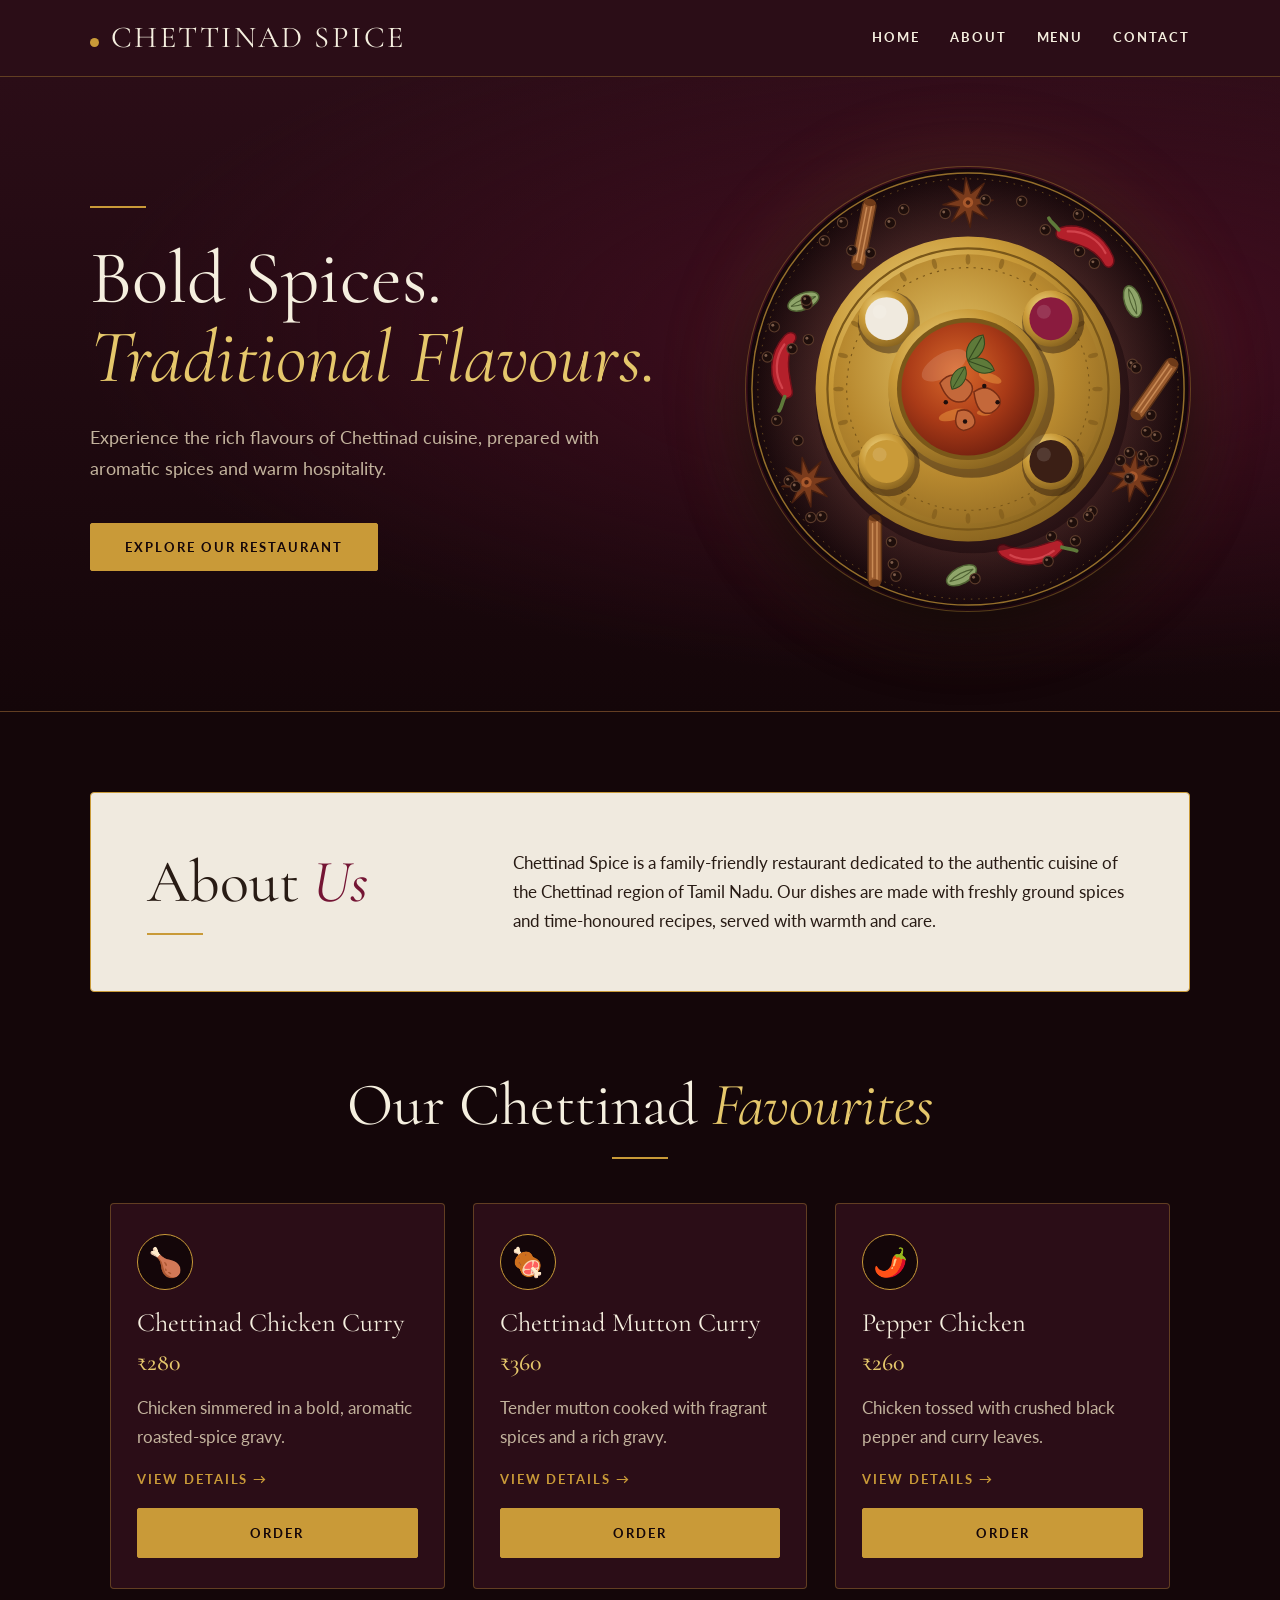
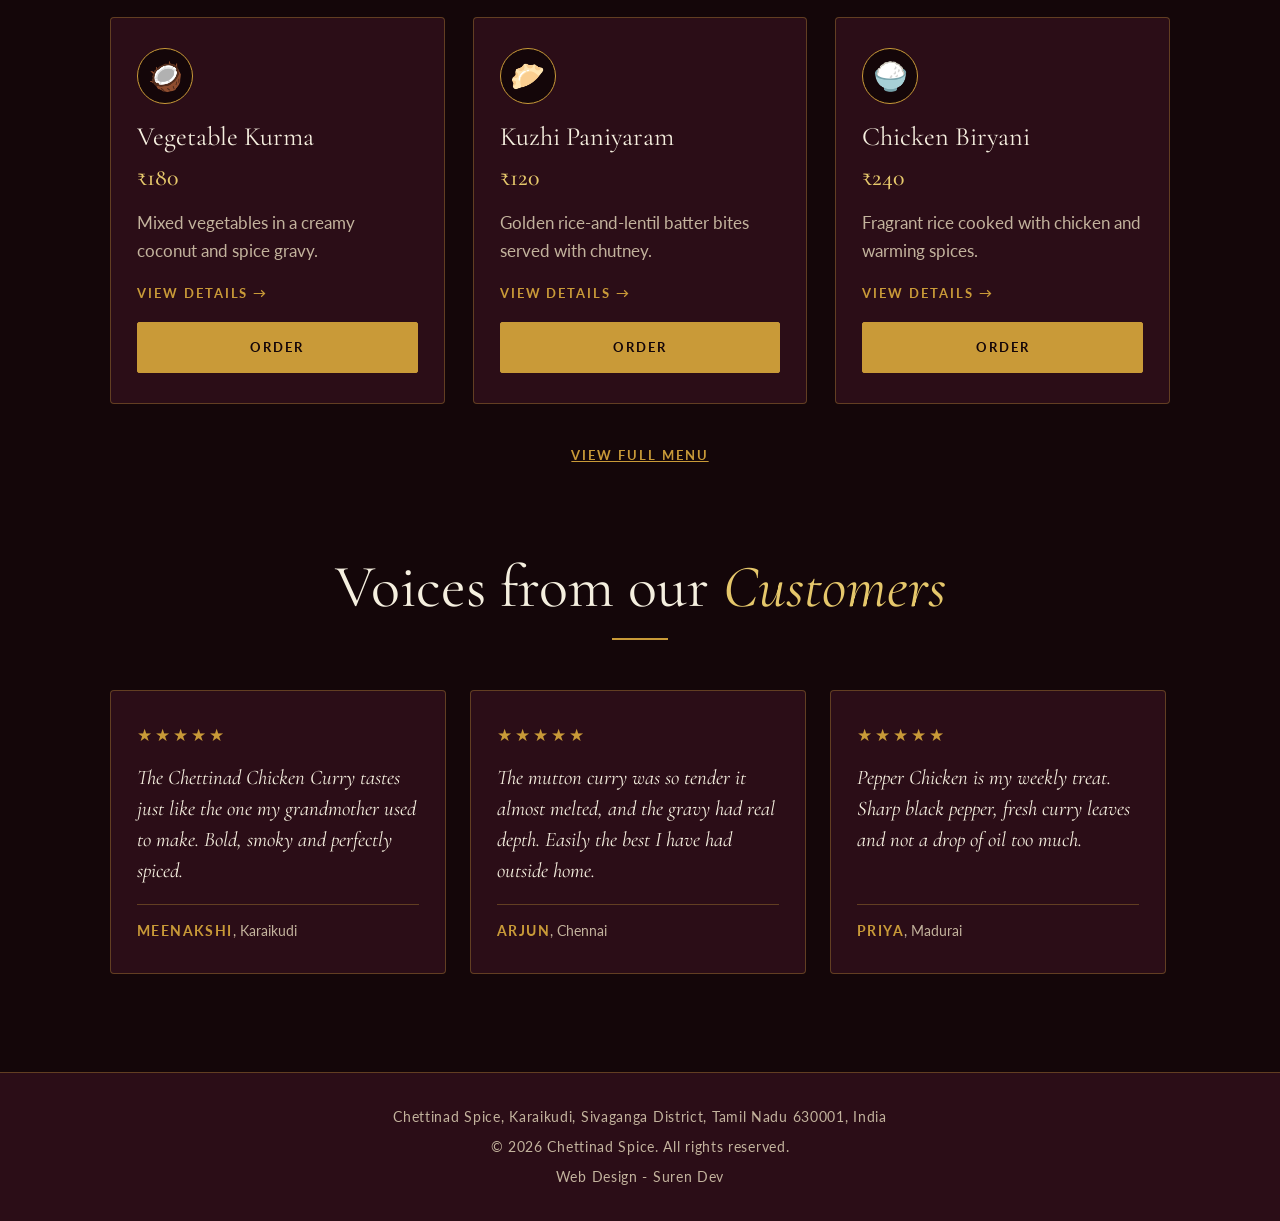
<file: index.html>
<!DOCTYPE html>
<html lang="en">
<head>
  <meta charset="UTF-8">
  <meta name="viewport" content="width=device-width, initial-scale=1.0">
  <title>Chettinad Spice</title>
  <link rel="preconnect" href="https://fonts.googleapis.com">
  <link rel="preconnect" href="https://fonts.gstatic.com" crossorigin>
  <link href="https://fonts.googleapis.com/css2?family=Cormorant+Garamond:ital,wght@0,400;0,500;1,400;1,500&amp;family=Lato:wght@400;700&amp;display=swap" rel="stylesheet">
  <link rel="stylesheet" href="style.css">
</head>
<body>
  <header>
    <h1>Chettinad Spice</h1>
    <nav>
      <a href="#home">Home</a>
      <a href="#about">About</a>
      <a href="menu.html">Menu</a>
      <a href="contact.html">Contact</a>
    </nav>
  </header>

  <main>
    <section id="home">
      <div class="hero-text">
        <h2>Bold Spices. <em>Traditional Flavours.</em></h2>
        <p>Experience the rich flavours of Chettinad cuisine, prepared with aromatic spices and warm hospitality.</p>
        <button id="explore-btn" type="button">Explore Our Restaurant</button>
      </div>
      <img class="hero-image" src="hero.svg" width="600" height="600" alt="A brass thali with a bowl of Chettinad curry, surrounded by whole spices">
    </section>

    <section id="about">
      <h2>About <em>Us</em></h2>
      <p>Chettinad Spice is a family-friendly restaurant dedicated to the authentic cuisine of the Chettinad region of Tamil Nadu. Our dishes are made with freshly ground spices and time-honoured recipes, served with warmth and care.</p>
    </section>

    <section id="menu">
      <h2>Our Chettinad <em>Favourites</em></h2>
      <div class="menu-grid" id="menu-grid"></div>
      <p class="menu-more"><a href="menu.html">View Full Menu</a></p>
    </section>

    <section id="testimonials" aria-labelledby="testimonials-title">
      <h2 id="testimonials-title">Voices from our <em>Customers</em></h2>
      <div class="testimonial-track" id="testimonial-track" role="region" aria-label="Customer testimonials" tabindex="0">
        <figure class="testimonial">
          <div class="stars" role="img" aria-label="5 out of 5 stars">★★★★★</div>
          <blockquote><p>The Chettinad Chicken Curry tastes just like the one my grandmother used to make. Bold, smoky and perfectly spiced.</p></blockquote>
          <figcaption><strong>Meenakshi</strong>, Karaikudi</figcaption>
        </figure>
        <figure class="testimonial">
          <div class="stars" role="img" aria-label="5 out of 5 stars">★★★★★</div>
          <blockquote><p>The mutton curry was so tender it almost melted, and the gravy had real depth. Easily the best I have had outside home.</p></blockquote>
          <figcaption><strong>Arjun</strong>, Chennai</figcaption>
        </figure>
        <figure class="testimonial">
          <div class="stars" role="img" aria-label="5 out of 5 stars">★★★★★</div>
          <blockquote><p>Pepper Chicken is my weekly treat. Sharp black pepper, fresh curry leaves and not a drop of oil too much.</p></blockquote>
          <figcaption><strong>Priya</strong>, Madurai</figcaption>
        </figure>
        <figure class="testimonial">
          <div class="stars" role="img" aria-label="5 out of 5 stars">★★★★★</div>
          <blockquote><p>As a vegetarian I felt completely looked after. The Vegetable Kurma was creamy, gentle and deeply comforting.</p></blockquote>
          <figcaption><strong>Karthik</strong>, Coimbatore</figcaption>
        </figure>
        <figure class="testimonial">
          <div class="stars" role="img" aria-label="5 out of 5 stars">★★★★★</div>
          <blockquote><p>Kuzhi Paniyaram with coconut chutney, crisp outside and soft inside. The children finished the whole plate.</p></blockquote>
          <figcaption><strong>Lakshmi</strong>, Tiruchirappalli</figcaption>
        </figure>
        <figure class="testimonial">
          <div class="stars" role="img" aria-label="5 out of 5 stars">★★★★★</div>
          <blockquote><p>The Chicken Biryani is fragrant and perfectly cooked, and the staff made us feel like family.</p></blockquote>
          <figcaption><strong>Rahul</strong>, Bengaluru</figcaption>
        </figure>
        <figure class="testimonial">
          <div class="stars" role="img" aria-label="5 out of 5 stars">★★★★★</div>
          <blockquote><p>We celebrated a family birthday here. Warm hospitality, honest flavours and food that tasted truly traditional.</p></blockquote>
          <figcaption><strong>Anitha</strong>, Sivaganga</figcaption>
        </figure>
      </div>
    </section>
  </main>

  <footer>
    <address>Chettinad Spice, Karaikudi, Sivaganga District, Tamil Nadu 630001, India</address>
    <p>&copy; 2026 Chettinad Spice. All rights reserved.</p>
    <p>Web Design - Suren Dev</p>
  </footer>

  <script src="menu.js"></script>
  <script src="script.js"></script>
</body>
</html>
</file>
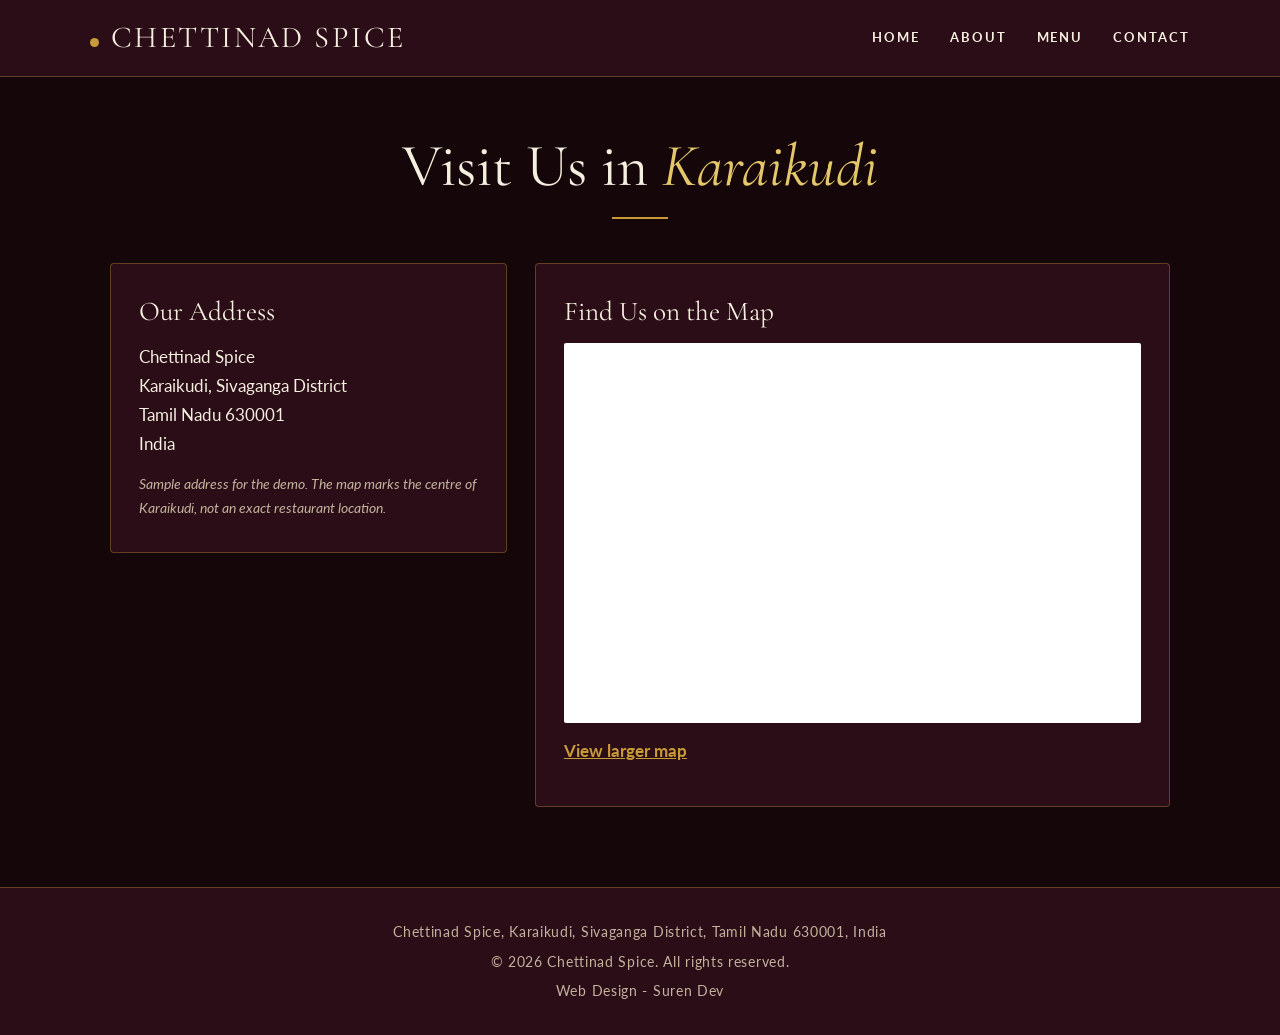
<file: contact.html>
<!DOCTYPE html>
<html lang="en">
<head>
  <meta charset="UTF-8">
  <meta name="viewport" content="width=device-width, initial-scale=1.0">
  <title>Contact | Chettinad Spice</title>
  <link rel="preconnect" href="https://fonts.googleapis.com">
  <link rel="preconnect" href="https://fonts.gstatic.com" crossorigin>
  <link href="https://fonts.googleapis.com/css2?family=Cormorant+Garamond:ital,wght@0,400;0,500;1,400;1,500&amp;family=Lato:wght@400;700&amp;display=swap" rel="stylesheet">
  <link rel="stylesheet" href="style.css">
</head>
<body>
  <header>
    <h1>Chettinad Spice</h1>
    <nav>
      <a href="index.html#home">Home</a>
      <a href="index.html#about">About</a>
      <a href="menu.html">Menu</a>
      <a href="contact.html">Contact</a>
    </nav>
  </header>

  <main>
    <section id="contact">
      <h2>Visit Us in <em>Karaikudi</em></h2>
      <div class="contact-grid">
        <div class="contact-card">
          <h3>Our Address</h3>
          <address>
            Chettinad Spice<br>
            Karaikudi, Sivaganga District<br>
            Tamil Nadu 630001<br>
            India
          </address>
          <p class="contact-note">Sample address for the demo. The map marks the centre of Karaikudi, not an exact restaurant location.</p>
        </div>

        <div class="contact-card">
          <h3>Find Us on the Map</h3>
          <iframe class="map-frame" title="Map of Karaikudi, Tamil Nadu" loading="lazy"
            src="https://www.openstreetmap.org/export/embed.html?bbox=78.74%2C10.04%2C78.82%2C10.10&amp;layer=mapnik&amp;marker=10.0735%2C78.7800"></iframe>
          <p class="map-link"><a href="https://www.openstreetmap.org/?mlat=10.0735&amp;mlon=78.7800#map=14/10.0735/78.7800" target="_blank" rel="noopener">View larger map</a></p>
        </div>
      </div>
    </section>
  </main>

  <footer>
    <address>Chettinad Spice, Karaikudi, Sivaganga District, Tamil Nadu 630001, India</address>
    <p>&copy; 2026 Chettinad Spice. All rights reserved.</p>
    <p>Web Design - Suren Dev</p>
  </footer>
</body>
</html>
</file>
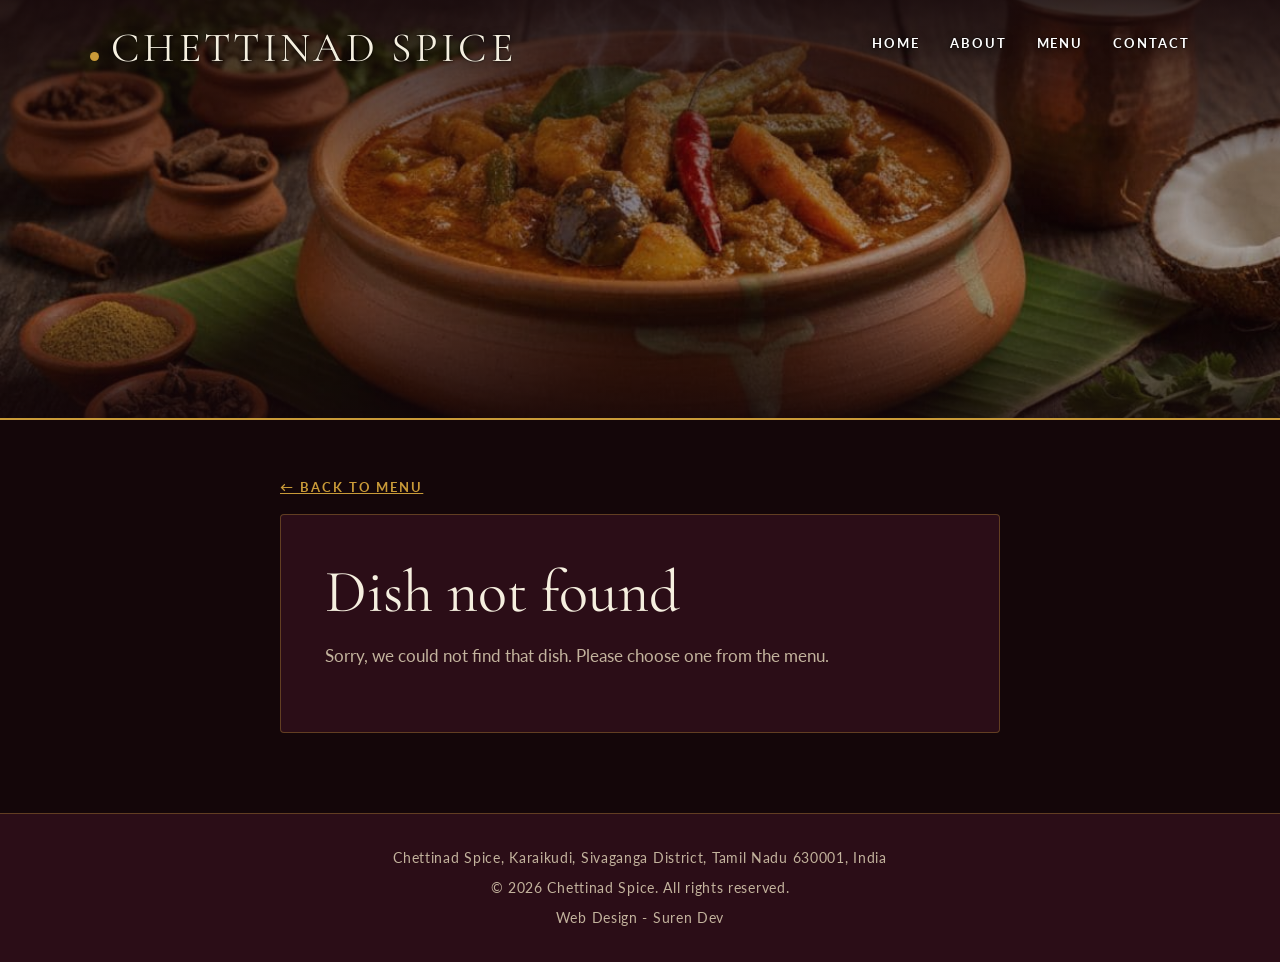
<file: dish.html>
<!DOCTYPE html>
<html lang="en">
<head>
  <meta charset="UTF-8">
  <meta name="viewport" content="width=device-width, initial-scale=1.0">
  <title>Dish | Chettinad Spice</title>
  <link rel="preconnect" href="https://fonts.googleapis.com">
  <link rel="preconnect" href="https://fonts.gstatic.com" crossorigin>
  <link href="https://fonts.googleapis.com/css2?family=Cormorant+Garamond:ital,wght@0,400;0,500;1,400;1,500&amp;family=Lato:wght@400;700&amp;display=swap" rel="stylesheet">
  <link rel="stylesheet" href="style.css">
</head>
<body>
  <header class="dish-header">
    <h1>Chettinad Spice</h1>
    <nav>
      <a href="index.html#home">Home</a>
      <a href="index.html#about">About</a>
      <a href="menu.html">Menu</a>
      <a href="contact.html">Contact</a>
    </nav>
  </header>

  <main>
    <section id="dish">
      <a class="back-link" href="menu.html">← Back to Menu</a>
      <article id="dish-detail"></article>
    </section>
  </main>

  <footer>
    <address>Chettinad Spice, Karaikudi, Sivaganga District, Tamil Nadu 630001, India</address>
    <p>&copy; 2026 Chettinad Spice. All rights reserved.</p>
    <p>Web Design - Suren Dev</p>
  </footer>

  <script src="menu.js"></script>
</body>
</html>
</file>
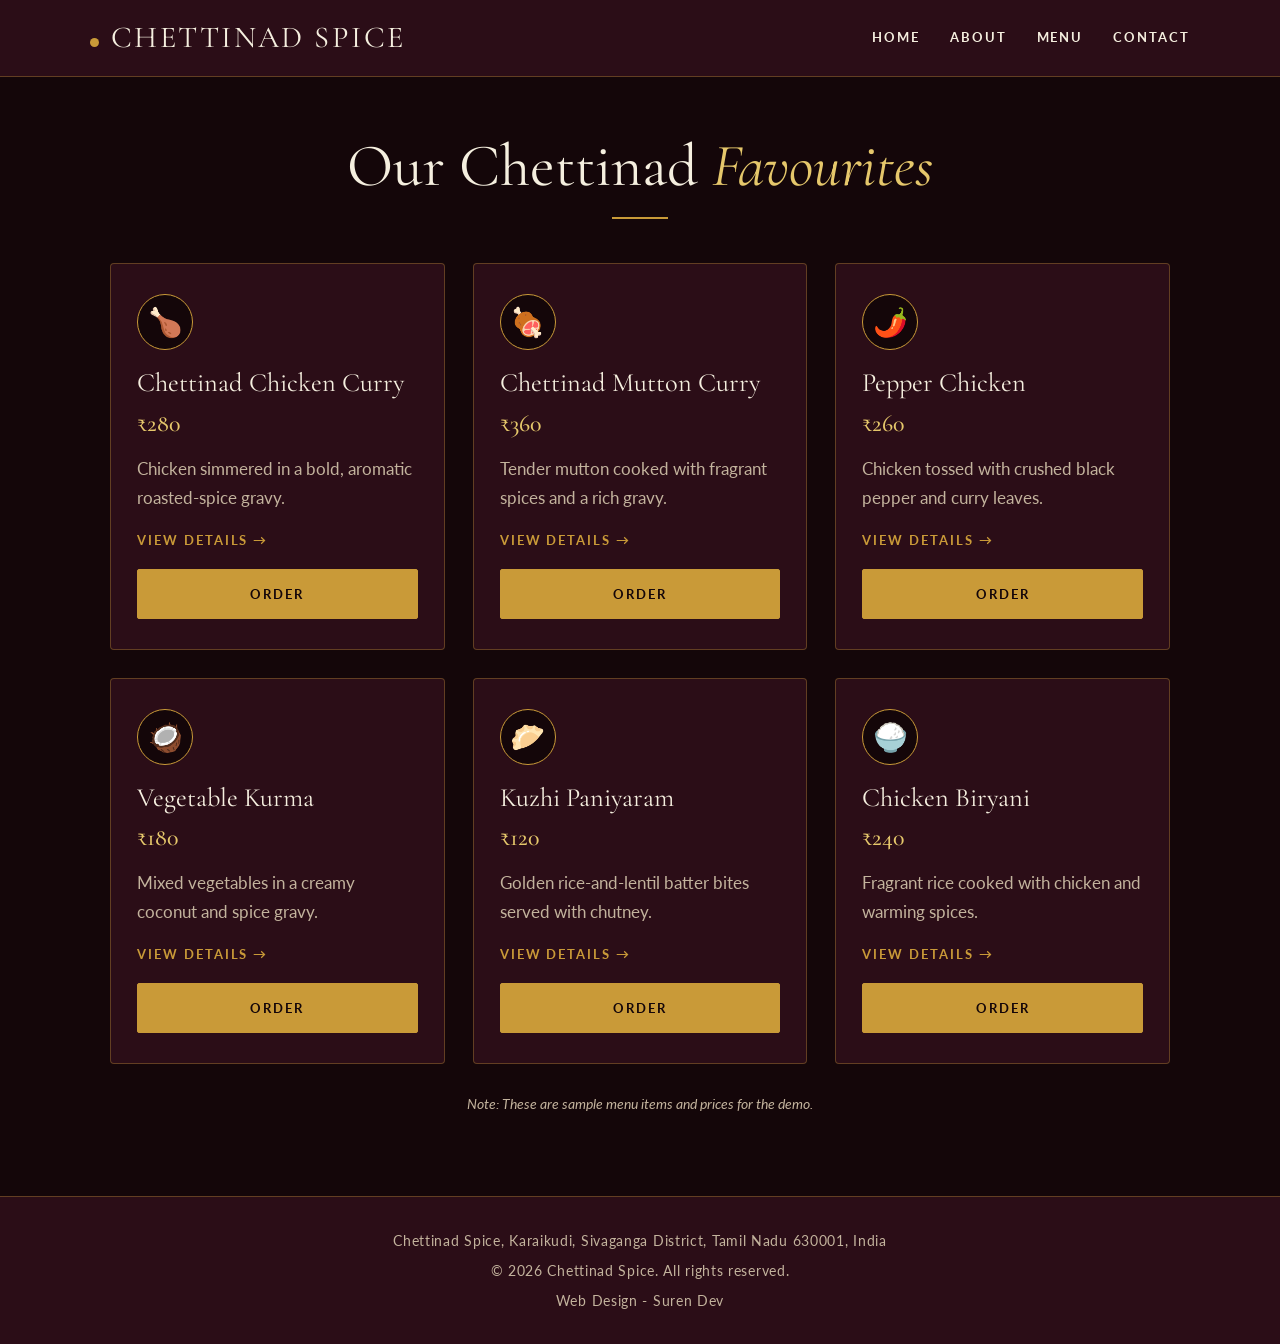
<file: menu.html>
<!DOCTYPE html>
<html lang="en">
<head>
  <meta charset="UTF-8">
  <meta name="viewport" content="width=device-width, initial-scale=1.0">
  <title>Menu | Chettinad Spice</title>
  <link rel="preconnect" href="https://fonts.googleapis.com">
  <link rel="preconnect" href="https://fonts.gstatic.com" crossorigin>
  <link href="https://fonts.googleapis.com/css2?family=Cormorant+Garamond:ital,wght@0,400;0,500;1,400;1,500&amp;family=Lato:wght@400;700&amp;display=swap" rel="stylesheet">
  <link rel="stylesheet" href="style.css">
</head>
<body>
  <header>
    <h1>Chettinad Spice</h1>
    <nav>
      <a href="index.html#home">Home</a>
      <a href="index.html#about">About</a>
      <a href="menu.html">Menu</a>
      <a href="contact.html">Contact</a>
    </nav>
  </header>

  <main>
    <section id="menu">
      <h2>Our Chettinad <em>Favourites</em></h2>
      <div class="menu-grid" id="menu-grid"></div>
      <p class="menu-note">Note: These are sample menu items and prices for the demo.</p>
    </section>
  </main>

  <footer>
    <address>Chettinad Spice, Karaikudi, Sivaganga District, Tamil Nadu 630001, India</address>
    <p>&copy; 2026 Chettinad Spice. All rights reserved.</p>
    <p>Web Design - Suren Dev</p>
  </footer>

  <script src="menu.js"></script>
</body>
</html>
</file>
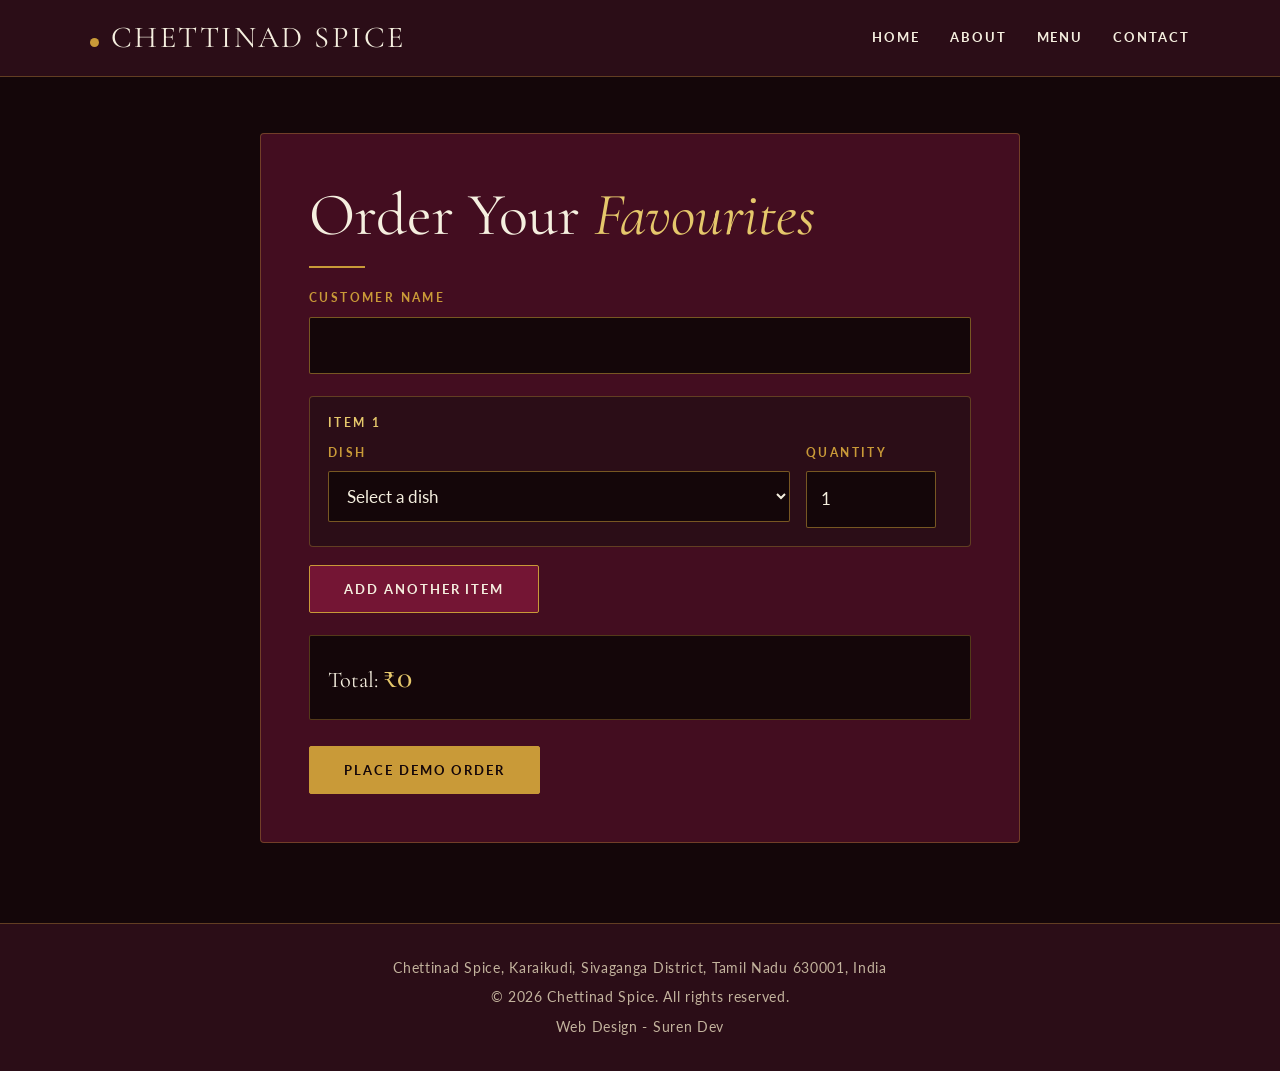
<file: order.html>
<!DOCTYPE html>
<html lang="en">
<head>
  <meta charset="UTF-8">
  <meta name="viewport" content="width=device-width, initial-scale=1.0">
  <title>Order | Chettinad Spice</title>
  <link rel="preconnect" href="https://fonts.googleapis.com">
  <link rel="preconnect" href="https://fonts.gstatic.com" crossorigin>
  <link href="https://fonts.googleapis.com/css2?family=Cormorant+Garamond:ital,wght@0,400;0,500;1,400;1,500&amp;family=Lato:wght@400;700&amp;display=swap" rel="stylesheet">
  <link rel="stylesheet" href="style.css">
</head>
<body>
  <header>
    <h1>Chettinad Spice</h1>
    <nav>
      <a href="index.html#home">Home</a>
      <a href="index.html#about">About</a>
      <a href="menu.html">Menu</a>
      <a href="contact.html">Contact</a>
    </nav>
  </header>

  <main>
    <section id="order">
      <h2>Order Your <em>Favourites</em></h2>

      <form id="order-form" novalidate>
        <div class="field">
          <label for="customer-name">Customer name</label>
          <input type="text" id="customer-name" name="customer-name" autocomplete="name" aria-describedby="name-error">
          <p class="field-error" id="name-error"></p>
        </div>

        <div id="order-items" class="order-rows"></div>
        <button type="button" id="add-item" class="btn-secondary">Add Another Item</button>

        <p class="order-total">Total: <strong id="order-total">₹0</strong></p>

        <button type="submit">Place Demo Order</button>
      </form>

      <div id="order-confirmation" role="status" aria-live="polite"></div>
    </section>
  </main>

  <footer>
    <address>Chettinad Spice, Karaikudi, Sivaganga District, Tamil Nadu 630001, India</address>
    <p>&copy; 2026 Chettinad Spice. All rights reserved.</p>
    <p>Web Design - Suren Dev</p>
  </footer>

  <script src="menu.js"></script>
  <script src="script.js"></script>
</body>
</html>
</file>
<file: style.css>
:root {
  --ink: #140609;
  --burgundy: #2B0D17;
  --wine: #430D20;
  --rich-red: #741534;
  --rich-red-hover: #8A1B3E;
  --gold: #C99A38;
  --gold-light: #E5C76B;
  --ivory: #F5EFDF;
  --cream: #F0EADF;
  --beige: #C3B39D;
  --dark-brown: #281B14;
  --error: #FF8A80;
  --border: rgba(201, 154, 56, 0.35);
  --serif: "Cormorant Garamond", Georgia, "Times New Roman", serif;
  --sans: Lato, Arial, Helvetica, sans-serif;
  --h-hero: clamp(2.5rem, 4vw + 1.5rem, 6rem);
  --h-section: clamp(2rem, 3.2vw + 1.2rem, 4rem);
  --gutter: max(20px, calc((100% - 1100px) / 2));
  color-scheme: dark;
}

* {
  box-sizing: border-box;
}

body {
  margin: 0;
  font-family: var(--sans);
  font-size: 1.0625rem;
  line-height: 1.7;
  background: var(--ink);
  color: var(--beige);
}

h1, h2, h3 {
  font-family: var(--serif);
  font-weight: 400;
  color: var(--ivory);
}

h2 em {
  font-style: italic;
  color: var(--gold-light);
}

/* Header */
header {
  display: flex;
  align-items: center;
  justify-content: space-between;
  flex-wrap: wrap;
  gap: 12px 24px;
  padding: 18px var(--gutter);
  background: var(--burgundy);
  border-bottom: 1px solid var(--border);
}

header h1 {
  margin: 0;
  font-size: 1.9rem;
  line-height: 1.2;
  letter-spacing: 0.08em;
  text-transform: uppercase;
  color: var(--ivory);
}

header h1::before {
  content: "";
  display: inline-block;
  width: 9px;
  height: 9px;
  margin-right: 12px;
  background: var(--gold);
  border-radius: 50%;
}

nav {
  display: flex;
  flex-wrap: wrap;
  gap: 4px 30px;
  font-family: var(--sans);
}

nav a {
  padding: 8px 0;
  font-size: 0.8125rem;
  font-weight: 700;
  letter-spacing: 0.15em;
  text-transform: uppercase;
  text-decoration: none;
  color: var(--ivory);
  border-bottom: 2px solid transparent;
}

nav a:hover {
  color: var(--gold-light);
  border-bottom-color: var(--gold);
}

nav a:focus-visible {
  outline: 3px solid var(--gold-light);
  outline-offset: 3px;
}

/* Dish page header with photo */
header.dish-header {
  align-content: space-between;
  min-height: clamp(260px, 38vw, 420px);
  padding-top: 24px;
  padding-bottom: 24px;
  background:
    linear-gradient(180deg, rgba(20, 6, 9, 0.88) 0%, rgba(20, 6, 9, 0.45) 40%, rgba(20, 6, 9, 0.35) 70%, rgba(20, 6, 9, 0.8) 100%),
    url("dish-header.jpg") center 60% / cover no-repeat;
  background-color: var(--burgundy);
  border-bottom: 2px solid var(--gold);
  align-items: flex-start;
}

header.dish-header h1,
header.dish-header nav a {
  text-shadow: 0 2px 10px rgba(0, 0, 0, 0.85), 0 0 2px rgba(0, 0, 0, 0.9);
}

header.dish-header h1 {
  font-size: clamp(1.7rem, 2.5vw + 1rem, 2.6rem);
  color: var(--ivory);
}

header.dish-header nav a {
  color: #fff;
}

header.dish-header nav a:hover {
  color: var(--gold-light);
}

/* Hero */
#home {
  display: grid;
  grid-template-columns: 1.15fr 0.85fr;
  gap: 40px 56px;
  align-items: center;
  padding: 90px var(--gutter) 100px;
  background-color: var(--ink);
  background-image:
    radial-gradient(ellipse at 80% 40%, var(--wine) 0, transparent 65%),
    linear-gradient(180deg, var(--burgundy) 0, var(--ink) 100%);
  border-bottom: 1px solid var(--border);
}

.hero-text::before {
  content: "";
  display: block;
  width: 56px;
  height: 2px;
  margin-bottom: 32px;
  background: var(--gold);
}

#home h2 {
  margin: 0 0 24px;
  font-size: var(--h-hero);
  line-height: 1.05;
  color: var(--ivory);
}

#home p {
  max-width: 32em;
  margin: 0 0 40px;
  font-size: 1.125rem;
  color: var(--beige);
}

.hero-image {
  display: block;
  width: 100%;
  max-width: 520px;
  height: auto;
  justify-self: center;
  border-radius: 50%;
  box-shadow: 0 0 0 1px var(--border), 0 24px 60px rgba(0, 0, 0, 0.6), 0 0 90px rgba(201, 154, 56, 0.18);
}

/* Buttons */
button,
.order-btn {
  padding: 15px 34px;
  font-family: var(--sans);
  font-size: 0.8125rem;
  font-weight: 700;
  letter-spacing: 0.15em;
  text-transform: uppercase;
  color: var(--ink);
  background: var(--gold);
  border: 1px solid var(--gold);
  border-radius: 2px;
  cursor: pointer;
}

button:hover,
.order-btn:hover {
  background: var(--gold-light);
  border-color: var(--gold-light);
}

button:focus-visible,
.order-btn:focus-visible {
  outline: 3px solid var(--gold-light);
  outline-offset: 3px;
}

.btn-secondary {
  color: var(--ivory);
  background: var(--rich-red);
  border: 1px solid var(--gold);
}

.btn-secondary:hover {
  color: var(--ivory);
  background: var(--rich-red-hover);
  border-color: var(--gold-light);
}

/* About */
#about {
  display: grid;
  grid-template-columns: 1fr 2fr;
  gap: 24px 56px;
  align-items: start;
  max-width: 1100px;
  margin: 80px auto;
  padding: 56px;
  background: var(--cream);
  color: var(--dark-brown);
  border: 1px solid var(--gold);
  border-radius: 4px;
}

#about h2 {
  margin: 0;
  font-size: var(--h-section);
  line-height: 1.1;
  color: var(--dark-brown);
}

#about h2 em {
  color: var(--rich-red);
}

#about h2::after {
  content: "";
  display: block;
  width: 56px;
  height: 2px;
  margin-top: 18px;
  background: var(--gold);
}

#about p {
  margin: 0;
  color: var(--dark-brown);
}

/* Section headings (menu, testimonials, contact) */
#menu h2,
#testimonials h2,
#contact > h2 {
  margin: 0 0 44px;
  font-size: var(--h-section);
  line-height: 1.1;
  text-align: center;
}

#menu h2::after,
#testimonials h2::after,
#contact > h2::after {
  content: "";
  display: block;
  width: 56px;
  height: 2px;
  margin: 18px auto 0;
  background: var(--gold);
}

/* Menu */
#menu {
  max-width: 1100px;
  margin: 56px auto 80px;
  padding: 0 20px;
}

.menu-grid {
  display: grid;
  grid-template-columns: repeat(3, 1fr);
  gap: 28px;
}

.menu-card {
  display: flex;
  flex-direction: column;
  padding: 30px 26px;
  background: var(--burgundy);
  border: 1px solid var(--border);
  border-radius: 4px;
}

.menu-card:hover {
  border-color: var(--gold-light);
}

.dish-icon {
  align-self: flex-start;
  width: 56px;
  height: 56px;
  margin-bottom: 18px;
  font-size: 1.75rem;
  line-height: 52px;
  text-align: center;
  background: var(--ink);
  border: 1px solid var(--gold);
  border-radius: 50%;
}

.menu-card h3 {
  margin: 0 0 4px;
  font-size: 1.65rem;
  line-height: 1.2;
  color: var(--ivory);
}

.menu-card p {
  margin: 0;
}

.menu-card .price {
  align-self: flex-start;
  margin-bottom: 10px;
  font-family: var(--serif);
  font-size: 1.5rem;
  font-weight: 500;
  color: var(--gold-light);
}

.card-link {
  display: flex;
  flex-direction: column;
  flex: 1;
  color: var(--beige);
  text-decoration: none;
}

.card-link:hover h3 {
  color: var(--gold-light);
}

.card-link:focus-visible {
  outline: 3px solid var(--gold-light);
  outline-offset: 3px;
}

.view-link {
  margin-top: auto;
  padding-top: 16px;
  font-size: 0.8125rem;
  font-weight: 700;
  letter-spacing: 0.15em;
  text-transform: uppercase;
  color: var(--gold);
}

.order-btn {
  display: block;
  margin-top: 18px;
  padding: 13px 20px;
  text-align: center;
  text-decoration: none;
}

.menu-more {
  margin: 32px 0 0;
  text-align: center;
}

.menu-more a {
  display: inline-block;
  padding: 8px;
  font-size: 0.8125rem;
  font-weight: 700;
  letter-spacing: 0.15em;
  text-transform: uppercase;
  color: var(--gold);
}

.menu-more a:focus-visible,
.back-link:focus-visible,
.map-link a:focus-visible {
  outline: 3px solid var(--gold-light);
  outline-offset: 3px;
}

.menu-note {
  margin: 28px 0 0;
  font-size: 0.875rem;
  font-style: italic;
  text-align: center;
  color: var(--beige);
}

/* Testimonials */
#testimonials {
  max-width: 1100px;
  margin: 0 auto 80px;
  padding: 0 20px;
}

.testimonial-track {
  display: flex;
  gap: 24px;
  padding: 6px 2px 18px;
  overflow-x: auto;
  scroll-snap-type: x mandatory;
  scrollbar-width: thin;
  scrollbar-color: var(--gold) var(--burgundy);
}

.testimonial-track:focus-visible {
  outline: 3px solid var(--gold-light);
  outline-offset: 3px;
}

.testimonial {
  flex: 0 0 calc((100% - 48px) / 3);
  display: flex;
  flex-direction: column;
  margin: 0;
  padding: 30px 26px;
  scroll-snap-align: start;
  background: var(--burgundy);
  border: 1px solid var(--border);
  border-radius: 4px;
}

.stars {
  margin-bottom: 12px;
  letter-spacing: 3px;
  color: var(--gold);
}

.testimonial blockquote {
  flex: 1;
  margin: 0 0 18px;
}

.testimonial blockquote p {
  margin: 0;
  font-family: var(--serif);
  font-size: 1.3rem;
  font-style: italic;
  line-height: 1.5;
  color: var(--ivory);
}

.testimonial figcaption {
  padding-top: 14px;
  font-size: 0.875rem;
  color: var(--beige);
  border-top: 1px solid var(--border);
}

.testimonial figcaption strong {
  letter-spacing: 0.1em;
  text-transform: uppercase;
  color: var(--gold);
}

/* Dish detail page */
#dish {
  max-width: 760px;
  margin: 48px auto 80px;
  padding: 0 20px;
}

.back-link {
  display: inline-block;
  margin-bottom: 8px;
  padding: 8px 0;
  font-size: 0.8125rem;
  font-weight: 700;
  letter-spacing: 0.15em;
  text-transform: uppercase;
  color: var(--gold);
}

#dish-detail {
  padding: 44px;
  background: var(--burgundy);
  border: 1px solid var(--border);
  border-radius: 4px;
}

#dish-detail h2 {
  margin: 0 0 8px;
  font-size: var(--h-section);
  line-height: 1.1;
}

#dish-detail .price {
  margin: 0 0 20px;
  font-family: var(--serif);
  font-size: 1.9rem;
  font-weight: 500;
  color: var(--gold-light);
}

.dish-icon-large {
  display: block;
  width: 84px;
  height: 84px;
  margin-bottom: 20px;
  font-size: 2.6rem;
  line-height: 80px;
}

#dish-detail .order-btn {
  display: inline-block;
  min-width: 220px;
  margin-top: 30px;
}

.dish-about {
  margin: 0 0 28px;
}

.dish-details {
  margin: 0;
  border-top: 1px solid var(--border);
}

.dish-details div {
  display: grid;
  grid-template-columns: 11em 1fr;
  gap: 4px 20px;
  padding: 14px 0;
  border-bottom: 1px solid var(--border);
}

.dish-details dt,
.order-summary dt {
  font-size: 0.75rem;
  font-weight: 700;
  letter-spacing: 0.2em;
  text-transform: uppercase;
  color: var(--gold);
}

.dish-details dd {
  margin: 0;
  color: var(--ivory);
}

/* Order form */
#order {
  max-width: 760px;
  margin: 56px auto 80px;
  padding: 48px;
  background: var(--wine);
  border: 1px solid var(--border);
  border-radius: 4px;
}

#order h2 {
  margin: 0 0 20px;
  font-size: var(--h-section);
  line-height: 1.1;
}

#order h2::after {
  content: "";
  display: block;
  width: 56px;
  height: 2px;
  margin-top: 18px;
  background: var(--gold);
}

.field {
  margin-bottom: 22px;
}

.field label {
  display: block;
  margin-bottom: 8px;
  font-size: 0.75rem;
  font-weight: 700;
  letter-spacing: 0.2em;
  text-transform: uppercase;
  color: var(--gold);
}

.field input,
.field select {
  width: 100%;
  padding: 13px 14px;
  font: inherit;
  color: var(--ivory);
  background: var(--ink);
  border: 1px solid rgba(201, 154, 56, 0.55);
  border-radius: 2px;
}

.field input:focus,
.field select:focus {
  outline: 3px solid var(--gold-light);
  outline-offset: 2px;
  border-color: var(--gold-light);
}

.field [aria-invalid="true"] {
  border-color: var(--error);
}

.field-error {
  margin: 6px 0 0;
  font-size: 0.95rem;
  font-weight: 700;
  color: var(--error);
}

.field-error:empty {
  display: none;
}

select option {
  color: var(--ivory);
  background: var(--burgundy);
}

.order-rows {
  margin-bottom: 8px;
}

.order-row {
  display: grid;
  grid-template-columns: 1fr 130px auto;
  gap: 0 16px;
  align-items: start;
  margin-bottom: 18px;
  padding: 16px 18px 6px;
  background: var(--burgundy);
  border: 1px solid var(--border);
  border-radius: 4px;
}

.row-title {
  grid-column: 1 / -1;
  margin: 0 0 10px;
  font-size: 0.75rem;
  font-weight: 700;
  letter-spacing: 0.2em;
  text-transform: uppercase;
  color: var(--gold-light);
}

.order-row .field {
  margin-bottom: 12px;
}

.row-actions {
  align-self: end;
  margin-bottom: 12px;
}

.order-row .btn-secondary {
  padding: 13px 18px;
}

#add-item {
  margin-bottom: 22px;
}

.order-total {
  margin: 0 0 26px;
  padding: 14px 18px;
  font-family: var(--serif);
  font-size: 1.4rem;
  color: var(--ivory);
  background: var(--ink);
  border: 1px solid var(--border);
  border-radius: 2px;
}

.order-total strong {
  font-size: 2rem;
  font-weight: 500;
  color: var(--gold-light);
}

#order-confirmation:not(:empty) {
  margin-top: 28px;
  padding: 26px;
  background: var(--burgundy);
  border: 1px solid var(--gold);
  border-radius: 4px;
}

#order-confirmation h3 {
  margin: 0 0 8px;
  font-size: 1.7rem;
  line-height: 1.2;
}

#order-confirmation p {
  margin: 0 0 14px;
}

.order-summary {
  margin: 0;
}

.order-summary div {
  display: grid;
  grid-template-columns: 9em 1fr;
  gap: 4px 16px;
  padding: 10px 0;
  border-top: 1px solid var(--border);
}

.order-summary dd {
  margin: 0;
  color: var(--ivory);
  overflow-wrap: anywhere;
}

.order-lines {
  margin: 0;
  padding-left: 1.2em;
}

/* Contact page */
#contact {
  max-width: 1100px;
  margin: 56px auto 80px;
  padding: 0 20px;
}

.contact-grid {
  display: grid;
  grid-template-columns: 1fr 1.6fr;
  gap: 28px;
  align-items: start;
}

.contact-card {
  padding: 32px 28px;
  background: var(--burgundy);
  border: 1px solid var(--border);
  border-radius: 4px;
}

.contact-card h3 {
  margin: 0 0 14px;
  font-size: 1.7rem;
  line-height: 1.2;
}

.contact-card address {
  font-style: normal;
  color: var(--ivory);
}

.contact-card a {
  color: var(--gold);
  font-weight: 700;
}

.map-frame {
  display: block;
  width: 100%;
  height: 380px;
  border: 0;
  border-radius: 2px;
}

.map-link {
  margin: 6px 0 0;
}

.map-link a {
  display: inline-block;
  padding: 8px 0;
}

.contact-note {
  margin: 14px 0 0;
  font-size: 0.875rem;
  font-style: italic;
}

/* Footer */
footer {
  padding: 32px var(--gutter);
  text-align: center;
  background: var(--burgundy);
  color: var(--beige);
  border-top: 1px solid var(--border);
}

footer address,
footer p {
  margin: 0;
  font-size: 0.875rem;
  font-style: normal;
  letter-spacing: 0.05em;
}

footer p {
  margin-top: 6px;
}

/* Tablet and mobile */
@media (max-width: 1000px) {
  .menu-grid {
    grid-template-columns: repeat(2, 1fr);
  }

  .testimonial {
    flex-basis: calc((100% - 24px) / 2);
  }
}

@media (max-width: 900px) {
  #about {
    margin: 56px 20px;
  }
}

@media (max-width: 800px) {
  .contact-grid {
    grid-template-columns: 1fr;
  }

  .map-frame {
    height: 300px;
  }
}

@media (max-width: 700px) {
  #about {
    grid-template-columns: 1fr;
    padding: 36px 26px;
  }

  #home {
    grid-template-columns: 1fr;
    padding: 60px var(--gutter) 70px;
    text-align: center;
  }

  .hero-text::before {
    margin-left: auto;
    margin-right: auto;
  }

  #home p {
    margin-left: auto;
    margin-right: auto;
  }

  .hero-image {
    max-width: 340px;
  }
}

@media (max-width: 640px) {
  .menu-grid {
    grid-template-columns: 1fr;
  }

  .testimonial {
    flex-basis: 100%;
  }
}

@media (max-width: 600px) {
  #dish-detail {
    padding: 30px 22px;
  }

  .dish-details div,
  .order-summary div {
    grid-template-columns: 1fr;
  }

  #order {
    margin: 32px 20px 48px;
    padding: 30px 20px;
  }

  #order button {
    width: 100%;
  }

  .order-row {
    grid-template-columns: 1fr;
  }

  .row-actions {
    align-self: stretch;
  }

  #add-item {
    width: 100%;
  }
}

@media (max-width: 520px) {
  header {
    flex-direction: column;
    align-items: flex-start;
  }

  header h1 {
    font-size: 1.5rem;
  }

  button {
    width: 100%;
  }
}
</file>
